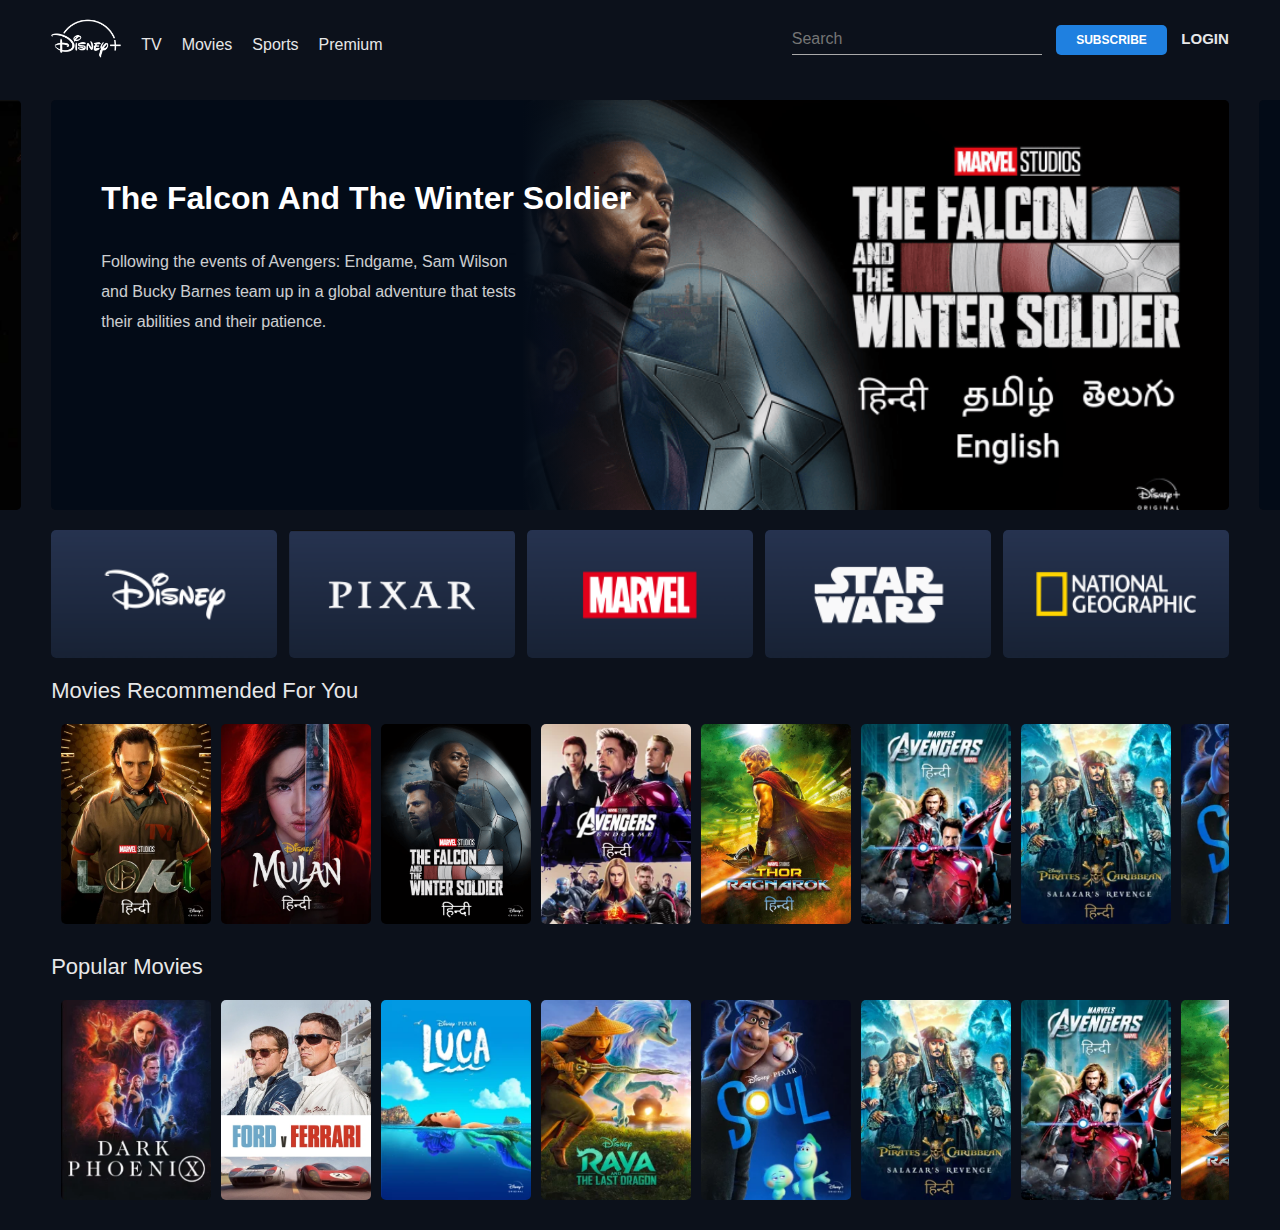
<file: index.html>
<!DOCTYPE html>
<html lang="en">
    <head>
        <meta charset="UTF-8">
        <link rel="shortcut icon" href="images/logo1.jpg">
        <meta http-equiv="X-UA-Compatible" content="IE=edge">
        <meta name="viewport" content="width=device-width, initial-scale=1.0">
        <title>Disney+ Clone</title>
        <link rel="stylesheet" href="styles.css">
        <script src="https://ajax.googleapis.com/ajax/libs/jquery/3.6.0/jquery.min.js"></script>

    </head>
    <body>
        <nav class="navbar">
            <img src="images/logo.png" class="brand-logo" alt="">
            <ul class="nav-links">
                <li class="nav-items"><a href="#">TV</a></li>
                <li class="nav-items"><a href="#">Movies</a></li>
                <li class="nav-items"><a href="#">Sports</a></li>
                <li class="nav-items"><a href="#">Premium</a></li>
            </ul>
            <div class="right-container">
                <input type="text" class="search-box" placeholder="search">
                <button class="sub-btn">subscribe</button>
                <a href="login.html" class="login-link">Login</a>
            </div>
        </nav>

        <div class="caraousel-container">
            <div class="caraousel">
                <!-- <div class="slider">
                    <div class="slide-content">
                        <h1 class="movie-title">Loki</h1>
                        <p class="movie-des">Lorem ipsum dolor sit amet consectetur, adipisicing elit. Eos repudiandae nulla adipisci doloremque nisi optio quae non culpa, velit consequuntur obcaecati soluta ipsa omnis quisquam corporis maxime! Alias, ab eaque.</p>
                    </div>
                    <img src="images/slider 1.PNG" alt="">
                </div> -->
            </div>
        </div>
        <div class="video-card-container">
            <div class="video-card">
                <img src="images/disney.PNG" class="video-card-image" alt="">
                <video src="videos/disney.mp4" muted loop class="card-video"></video>
            </div>
            <div class="video-card">
                <img src="images/pixar.PNG" class="video-card-image" alt="">
                <video src="videos/pixar.mp4" muted loop class="card-video"></video>
            </div>
            <div class="video-card">
                <img src="images/marvel.PNG" class="video-card-image" alt="">
                <video src="videos/marvel.mp4" muted loop class="card-video"></video>
            </div>
            <div class="video-card">
                <img src="images/star-wars.PNG" class="video-card-image" alt="">
                <video src="videos/star-war.mp4" muted loop class="card-video"></video>
            </div>
            <div class="video-card">
                <img src="images/geographic.PNG" class="video-card-image" alt="">
                <video src="videos/geographic.mp4" muted loop class="card-video"></video>
            </div>
        </div>
        <h1 class="title">Movies Recommended For You</h1>
        <div class="movies-list">
            <button class="pre-btn" title="btn"><img src="images/pre.png" alt=""></button>
            <button class="nxt-btn" title="btn"><img src="images/nxt.png" alt=""></button>
            <div class="card-container">
                <div class="card">
                    <img src="images/poster 1.png" class="card-img" alt="">
                    <div class="card-body">
                        <h2 class="name">Loki</h2>
                        <h6 class="des">The mercurial villain Loki...</h6>
                        <button class="watchlist-btn">add to watchlist</button>
                    </div>
                </div>
                <div class="card">
                    <img src="images/poster 2.png" class="card-img" alt="">
                    <div class="card-body">
                        <h2 class="name">Mulan</h2>
                        <h6 class="des">Masquerading as a male soldier...</h6>
                        <button class="watchlist-btn">add to watchlist</button>
                    </div>
                </div>
                <div class="card">
                    <img src="images/poster 3.png" class="card-img" alt="">
                    <div class="card-body">
                        <h2 class="name">Falcon and Winter Soldier</h2>
                        <h6 class="des">Falcon and the Winter Soldier are duo...</h6>
                        <button class="watchlist-btn">add to watchlist</button>
                    </div>
                </div>
                <div class="card">
                    <img src="images/poster 4.png" class="card-img" alt="">
                    <div class="card-body">
                        <h2 class="name">Avengers: Endgame</h2>
                        <h6 class="des">After the devastating events...</h6>
                        <button class="watchlist-btn">add to watchlist</button>
                    </div>
                </div>
                <div class="card">
                    <img src="images/poster 5.png" class="card-img" alt="">
                    <div class="card-body">
                        <h2 class="name">Thor: Ragnarok</h2>
                        <h6 class="des">Deprived of his mighty hammer Mjolnir...</h6>
                        <button class="watchlist-btn">add to watchlist</button>
                    </div>
                </div>
                <div class="card">
                    <img src="images/poster 6.png" class="card-img" alt="">
                    <div class="card-body">
                        <h2 class="name">The Avengers</h2>
                        <h6 class="des">Nick Fury finds himself in need of a team...</h6>
                        <button class="watchlist-btn">add to watchlist</button>
                    </div>
                </div>
                <div class="card">
                    <img src="images/poster 7.png" class="card-img" alt="">
                    <div class="card-body">
                        <h2 class="name">Pirates of Caribbean</h2>
                        <h6 class="des">Captain Jack Sparrow senses the winds...</h6>
                        <button class="watchlist-btn">add to watchlist</button>
                    </div>
                </div>
                <div class="card">
                    <img src="images/poster 8.png" class="card-img" alt="">
                    <div class="card-body">
                        <h2 class="name">Soul</h2>
                        <h6 class="des">After a small misstep...</h6>
                        <button class="watchlist-btn">add to watchlist</button>
                    </div>
                </div>
                <div class="card">
                    <img src="images/poster 9.png" class="card-img" alt="">
                    <div class="card-body">
                        <h2 class="name">Raya and the Last Dragon</h2>
                        <h6 class="des">Raya, a fallen princess...</h6>
                        <button class="watchlist-btn">add to watchlist</button>
                    </div>
                </div>
                <div class="card">
                    <img src="images/poster 10.png" class="card-img" alt="">
                    <div class="card-body">
                        <h2 class="name">Luca</h2>
                        <h6 class="des">The movie is a coming-of-age...</h6>
                        <button class="watchlist-btn">add to watchlist</button>
                    </div>
                </div>
                <div class="card">
                    <img src="images/poster 11.png" class="card-img" alt="">
                    <div class="card-body">
                        <h2 class="name">Ford Vs Ferrari</h2>
                        <h6 class="des">Caroll Shelby and Ken Miles...</h6>
                        <button class="watchlist-btn">add to watchlist</button>
                    </div>
                </div>
                <div class="card">
                    <img src="images/poster 12.png" class="card-img" alt="">
                    <div class="card-body">
                        <h2 class="name">Dark Phoenix</h2>
                        <h6 class="des">After a rescue mission in space...</h6>
                        <button class="watchlist-btn">add to watchlist</button>
                    </div>
                </div>
            </div>
        </div>
        <h1 class="title">Popular Movies</h1>
        <div class="movies-list">
            <button class="pre-btn" title="btn"><img src="images/pre.png" alt=""></button>
            <button class="nxt-btn" title="btn"><img src="images/nxt.png" alt=""></button>
            <div class="card-container">
                <div class="card">
                    <img src="images/poster 12.png" class="card-img" alt="">
                    <div class="card-body">
                        <h2 class="name">Dark Phoenix</h2>
                        <h6 class="des">After a rescue mission in space...</h6>
                        <button class="watchlist-btn">add to watchlist</button>
                    </div>
                </div>
                <div class="card">
                    <img src="images/poster 11.png" class="card-img" alt="">
                    <div class="card-body">
                        <h2 class="name">Ford Vs Ferrari</h2>
                        <h6 class="des">Caroll Shelby and Ken Miles...</h6>
                        <button class="watchlist-btn">add to watchlist</button>
                    </div>
                </div>
                <div class="card">
                    <img src="images/poster 10.png" class="card-img" alt="">
                    <div class="card-body">
                        <h2 class="name">Luca</h2>
                        <h6 class="des">The movie is a coming-of-age...</h6>
                        <button class="watchlist-btn">add to watchlist</button>
                    </div>
                </div>
                <div class="card">
                    <img src="images/poster 9.png" class="card-img" alt="">
                    <div class="card-body">
                        <h2 class="name">Raya and the Last Dragon</h2>
                        <h6 class="des">Raya, a fallen princess...</h6>
                        <button class="watchlist-btn">add to watchlist</button>
                    </div>
                </div>
                <div class="card">
                    <img src="images/poster 8.png" class="card-img" alt="">
                    <div class="card-body">
                        <h2 class="name">Soul</h2>
                        <h6 class="des">After a small misstep, Joe is ...</h6>
                        <button class="watchlist-btn">add to watchlist</button>
                    </div>
                </div>
                <div class="card">
                    <img src="images/poster 7.png" class="card-img" alt="">
                    <div class="card-body">
                        <h2 class="name">Pirates of Caribbean</h2>
                        <h6 class="des">Captain Jack Sparrow senses the winds...</h6>
                        <button class="watchlist-btn">add to watchlist</button>
                    </div>
                </div>
                <div class="card">
                    <img src="images/poster 6.png" class="card-img" alt="">
                    <div class="card-body">
                        <h2 class="name">The Avengers</h2>
                        <h6 class="des">Nick Fury finds himself in need of a team...</h6>
                        <button class="watchlist-btn">add to watchlist</button>
                    </div>
                </div>
                <div class="card">
                    <img src="images/poster 5.png" class="card-img" alt="">
                    <div class="card-body">
                        <h2 class="name">Thor: Ragnarok</h2>
                        <h6 class="des">Deprived of his mighty hammer Mjolnir...</h6>
                        <button class="watchlist-btn">add to watchlist</button>
                    </div>
                </div>
                <div class="card">
                    <img src="images/poster 4.png" class="card-img" alt="">
                    <div class="card-body">
                        <h2 class="name">Avengers: Endgame</h2>
                        <h6 class="des">After the devastating events of...</h6>
                        <button class="watchlist-btn">add to watchlist</button>
                    </div>
                </div>
                <div class="card">
                    <img src="images/poster 3.png" class="card-img" alt="">
                    <div class="card-body">
                        <h2 class="name">Falcon and Winter Soldier</h2>
                        <h6 class="des">Falcon and the Winter Soldier are a...</h6>
                        <button class="watchlist-btn">add to watchlist</button>
                    </div>
                </div>
                <div class="card">
                    <img src="images/poster 2.png" class="card-img" alt="">
                    <div class="card-body">
                        <h2 class="name">Mulan</h2>
                        <h6 class="des">Masquerading as a male soldier to protect her father...</h6>
                        <button class="watchlist-btn">add to watchlist</button>
                    </div>
                </div>
                <div class="card">
                    <img src="images/poster 1.png" class="card-img" alt="">
                    <div class="card-body">
                        <h2 class="name">Loki</h2>
                        <h6 class="des">The mercurial villain Loki resumes his role...</h6>
                        <button class="watchlist-btn">add to watchlist</button>
                    </div>
                </div>
            </div>
        </div>
        <script src="index.js" async></script>
    </body>
</html>
</file>
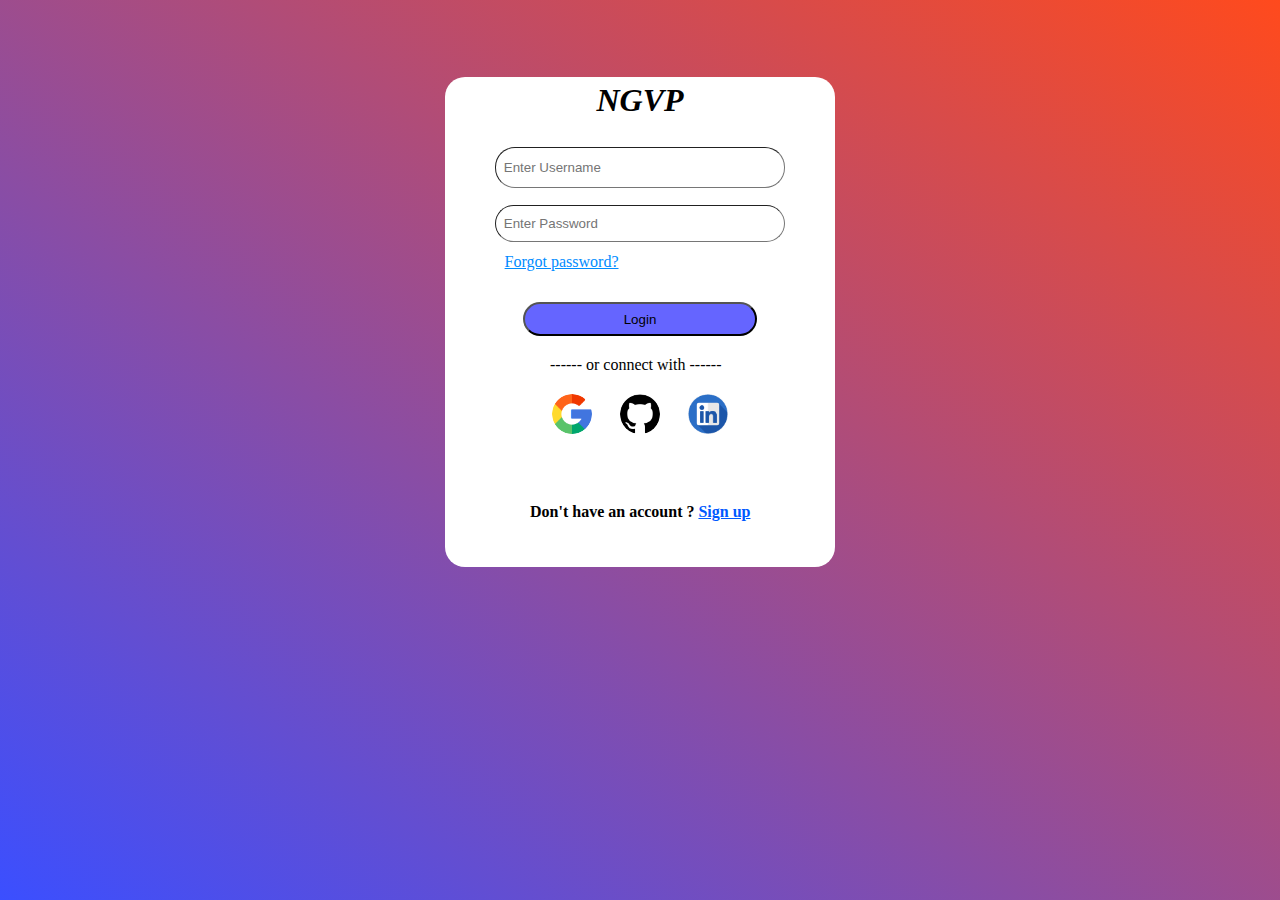
<file: login.html>
<!DOCTYPE html>
<html lang="en">

<head>
    <meta charset="UTF-8">
    <meta http-equiv="X-UA-Compatible" content="IE=edge">
    <meta name="viewport" content="width=device-width, initial-scale=1.0">
    <title>Login Form</title>
    <link rel="stylesheet" href="login.css">
</head>

<body>
    <div class="container">
        <div id="login" class="form">
            <h1 align="center"><i>NGVP</i></h1>
            <form>
                <input type="text" class="user" placeholder="Enter Username"><br><br>

                <input type="text" class="psw" placeholder="Enter Password">

                <label for="forgot" style="padding-left: 14%;"><a style="color: rgb(0, 140, 255);" href="#"> Forgot password?</a></label>
                
                <button>Login</button>
                <br>
                <p style="padding-left: 100px;">------ or connect with ------</p>
                <br><br>
                <div class="icons">
                    <a href="https://www.google.com"><img src="google.png" alt="Google"></a>
                    <a href="https://www.github.com"><img src="github.png" alt="github"></a>
                    <a href="https://www.linkedin.com"><img src="linkedin.png" alt="Linkedin"></a>
                </div>
                <h4>Don't have an account ? <a style="color: rgb(0, 89, 255);" href="#">Sign up</a></h4>
            </form>
        </div>
    </div>
</body>

</html>
</file>
<file: styles.css>
*{
    margin: 0;
    padding: 0;
    box-sizing: border-box;
}

body{
    width: 100%;
    background: #0c111b;
    position: relative;
    font-family: sans-serif;
}

.navbar{
    width: 100%;
    height: 80px;
    position: fixed;
    top: 0;
    left: 0;
    padding: 0 4%;
    background: #0c111b;
    z-index: 9;
    display: flex;
    align-items: center;

}

.brand-logo{
    height: 70px;
}

.nav-links{
    margin-top: 10px;
    display: flex;
    list-style: none;
}

.nav-items a{
    text-decoration: none;
    margin-left: 20px;
    text-transform: capitalize;
    color: #fff;
    opacity: 0.9;
}

.right-container{
    display: block;
    margin-left: auto;

}

.search-box{
    border: none;
    border-bottom: 1px solid #aaa;
    background: transparent;
    outline: none;
    height: 30px;
    color: #fff;
    width: 250px;
    text-transform: capitalize;
    font-size: 16px;
    font-weight: 500;
    transition: 0.5s;
}

.search-box:focus{
    width: 400px;
    border-color: #1f80e0;
}

.sub-btn{
    background: #1f80e0;
    height: 30px;
    padding: 0 20px;
    color: #fff;
    border-radius: 5px;
    border: none;
    outline: none;
    text-transform: uppercase;
    font-weight: 700;
    font-size: 12px;
    margin: 0 10px;

}

.login-link{
    color: #fff;
    opacity: 0.9;
    text-transform: uppercase;
    font-size: 15px;
    font-weight: 700;
    text-decoration: none;
}

.caraousel-container{
    position: relative;
    width: 100%;
    height: 450px;
    padding: 20px 0;
    overflow-x: hidden;
    margin-top: 80px;
}

.caraousel{
    display: flex;
    width: 92%;
    height: 100%;
    position: relative;
    margin: auto;
}

.slider{
    flex: 0 0 auto;
    margin-right: 30px;
    position: relative;
    background: rgba(0, 0, 0, 0.5);
    border-radius: 5px;
    width: 100%;
    height: 100%;
    left: 0;
    transition: 1s;
    overflow: hidden;
}

.slider img{
    width: 70%;
    min-height: 100%;
    object-fit: cover;
    display: block;
    margin-left: auto;
}

.slide-content{
    position: absolute;
    width: 50%;
    height: 100%;
    z-index: 2;
    background: linear-gradient(to right, #030b17 80%, #0c111b00);
    color: #fff;

}

.movie-title{
    padding-left: 50px;
    text-transform: capitalize;
    margin-top: 80px;
    

}

.movie-des{
    width: 80%;
    line-height: 30px;
    padding-left: 50px;
    margin-top: 30px;
    opacity: 0.8;
    
}

.video-card-container{
    position: relative;
    width: 92%;
    margin: auto;
    height: 10vw;
    display: flex;
    margin-bottom: 20px;
    justify-content: space-between;
}

.video-card{
    position: relative;
    min-width: calc(100%/5 - 10px);
    width: calc(100%/5 - 10px);
    height: 100%;
    border-radius: 5px;
    overflow: hidden;
    background: #030b17;
}

.video-card-image,
.card-video{
    width: 100%;
    height: 100%;
    object-fit: cover;
}

.card-video{
    position: absolute;

}

.video-card:hover .video-card-image{
    display: none;
}

.title{
    color: #fff;
    opacity: 0.9;
    padding-left: 4%;
    text-transform: capitalize;
    font-size: 22px;
    font-weight: 500;
}

.movies-list{
    width: 100%;
    height: 220px;
    position: relative;
    margin: 10px 0 20px;

}

.card-container{
    position: relative;
    width: 92%;
    padding-left: 10px;
    height: 220px;
    display: flex;
    margin: 0 auto;
    align-items: center;
    overflow-x: auto;
    overflow-y: visible;
    scroll-behavior: smooth;
}

.card-container::-webkit-scrollbar{
    display: none;

}

.card{
    position: relative;
    min-width: 150px;
    width: 150px;
    height: 200px;
    border-radius: 5px;
    overflow: hidden;
    margin-right: 10px;
    transition: .5s;
}

.card-img{
    width: 100%;
    height: 100%;
    object-fit: cover;
}

.card:hover{
    transform: scale(1.1);
}

.card:hover .card-body{
    opacity: 1;
}

.card-body{
    opacity: 0;
    width: 100%;
    height: 100%;
    position: absolute;
    top: 0;
    left: 0;
    z-index: 2;
    background: linear-gradient(to bottom, rgba(4,8,15,0),#192133 90%);
    padding: 10px;
    transition: 0.5s;
}

.name{
    color: #fff;
    font-size: 15px;
    font-weight: 500;
    text-transform: capitalize;
    margin-top: 60%;
}

.des{
    color: #fff;
    opacity: 0.8;
    margin: 5px 0;
    font-weight: 500;
    font-size: 12px;
}

.watchlist-btn{
    position: relative;
    width: 100%;
    text-transform: capitalize;
    background: none;
    border: none;
    font-weight: 500;
    text-align: right;
    color: rgba(255, 255, 255, 0.5);
    margin: 5px 0;
    cursor: pointer;
    padding: 10px 5px;
    border-radius: 5px;
}

.watchlist-btn::before{
    content: '';
    position: absolute;
    top: 0;
    left: -5px;
    height: 35px;
    width: 35px;
    background-image: url(images/add.png);
    background-size: cover;
    transform: scale(0.4);

}

.watchlist-btn:hover{
    color: #fff;
    background: rgba(255, 255, 255, 0.1);
}

.pre-btn,
.nxt-btn{
    position: absolute;
    top: 0;
    width: 5%;
    height: 100%;
    z-index: 2;
    border: none;
    cursor: pointer;
    outline: none;
}

.pre-btn{
    left: 0;
    background: linear-gradient(to right, #0c111b 0%, #0c111b00);
}

.nxt-btn{
    right: 0;
    background: linear-gradient(to left, #0c111b 0%, #0c111b00);
}

.pre-btn img,
.nxt-btn img{
    width: 15px;
    height: 20px;
    opacity: 0;
}

.pre-btn:hover img,
.nxt-btn:hover img{
    opacity: 1;
}
</file>
<file: login.css>
*{
    margin: 0;
    padding: 0;
}

.container{
    height: 100%;
    width: 100%;
    background-image: linear-gradient(to bottom left, rgb(255, 74, 29), rgb(59, 79, 255));
    position: absolute;
    
}

.form{
    width: 380px;
    height: 480px;
    position: relative;
    margin: 6% auto;
    background: rgb(255, 255, 255);
    padding: 5px;
    border-radius: 20px;
}

.user{
    top: 70px;
    padding: 12px 0;
    padding-left: 2%;
    border-radius: 20px;
    border-width: 1px;
    position: absolute;
    width: 280px;
    transition: .5s;
    left: 50px;
    outline: none;
}
.psw{
    position: absolute;
    margin-top: 2%;
    top: 120px;
    width: 280px;
    padding: 10px 0;
    padding-left: 2%;
    border-radius: 20px;
    border-width: 1px;
    outline: none;
    background: transparent;
    left: 50px;
    transition: .5s;
}

.form button{
    position: absolute;
    top: 46%;
    width: 60%;
    height: 7%;
    left: 20%;
    background-color: rgb(101, 101, 255);
    border-radius: 30px;
}

.form label{
    position: absolute;
    top: 36%;
}

.form p{
    position: absolute;
    top: 57%;
}


.icons img{
    position: relative;
    top: 185px;
    left: 90px;
    width: 40px;
    margin: 0 12px;
    cursor: pointer;
    border-radius: 50%;
}

h4{
    position: relative;
    top: 250px;
    left: 80px;

}
</file>
